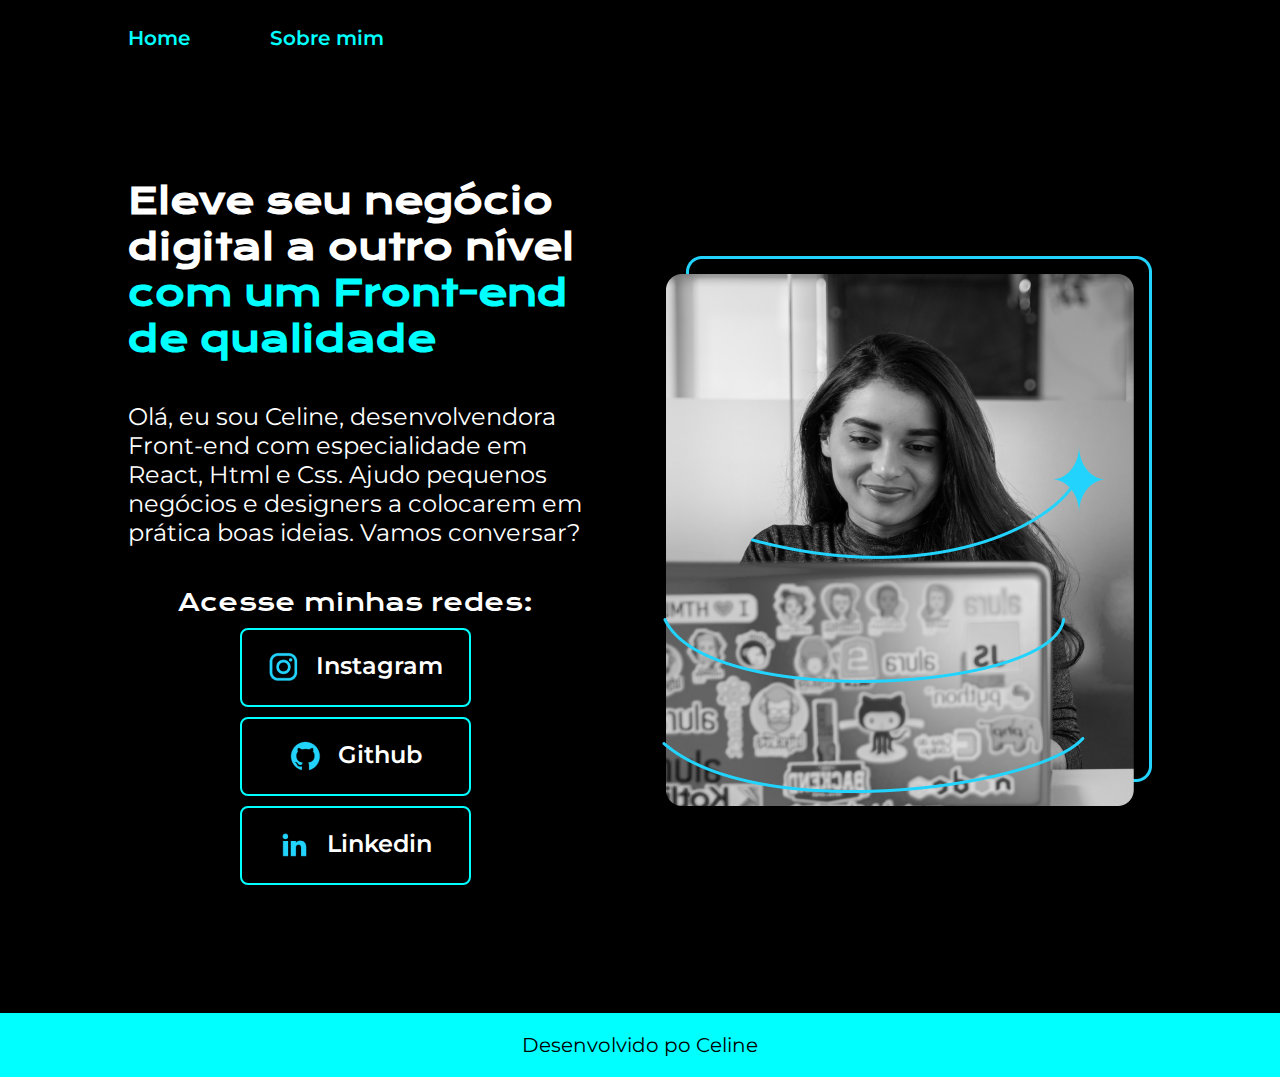
<file: index.html>
<!DOCTYPE html>
<html lang="pt-br">
<head>
    <meta charset="UTF-8">
    <meta name="viewport" content="width=device-width, initial-scale=1.0">
    <link rel="stylesheet" href="style.css">
    <title>Portifólio</title>
</head>
<body>
    <header class="cabecalho" >
        <nav class="cabecalho__menu">
            <a class="cabecalho__menu__link" href="#">Home</a>
            <a class="cabecalho__menu__link" href="sobreMim.html">Sobre mim</a>
        </nav>
    </header>
    <main class="apresentacao">
        <section class="apresentacao__conteudo">
            <h1 class="apresentacao__conteudo__titulo">Eleve seu negócio digital a outro nível <strong class="titulo__destaque">com um Front-end de qualidade</strong></h1>

            <p class="apresentacao__conteudo__texto">Olá, eu sou Celine, desenvolvendora Front-end com especialidade em React, Html e Css.
                Ajudo pequenos negócios e designers a colocarem em prática boas ideias.
                Vamos conversar?
            </p>
        <div class="apresentacao__links">
            <h2 class="apresentacao__links__subtitulo">Acesse minhas redes:</h2>
            <a class="apresentacao__links__link" href="https://instagram.com">
                <img src="assents/instagram.png" alt=""> Instagram</a>
            <a class="apresentacao__links__link" href="https://github.com"> 
                <img src="assents/github.png" alt="logo do github">Github</a>
            <a class="apresentacao__links__link" href="https://linkedin.com"> 
                <img src="assents/linkedin.png" alt="logo do github">Linkedin</a>
       </div>
   
    </section>

        <img class="apresentacao__imagem" src="assents/Imagem.png" alt="Celine sentada em uma mesa trabalhando em um notebook.">
    </main>
    <footer class="rodape">
        <p>Desenvolvido po Celine</p>
    </footer>
</body>
</html>
</file>
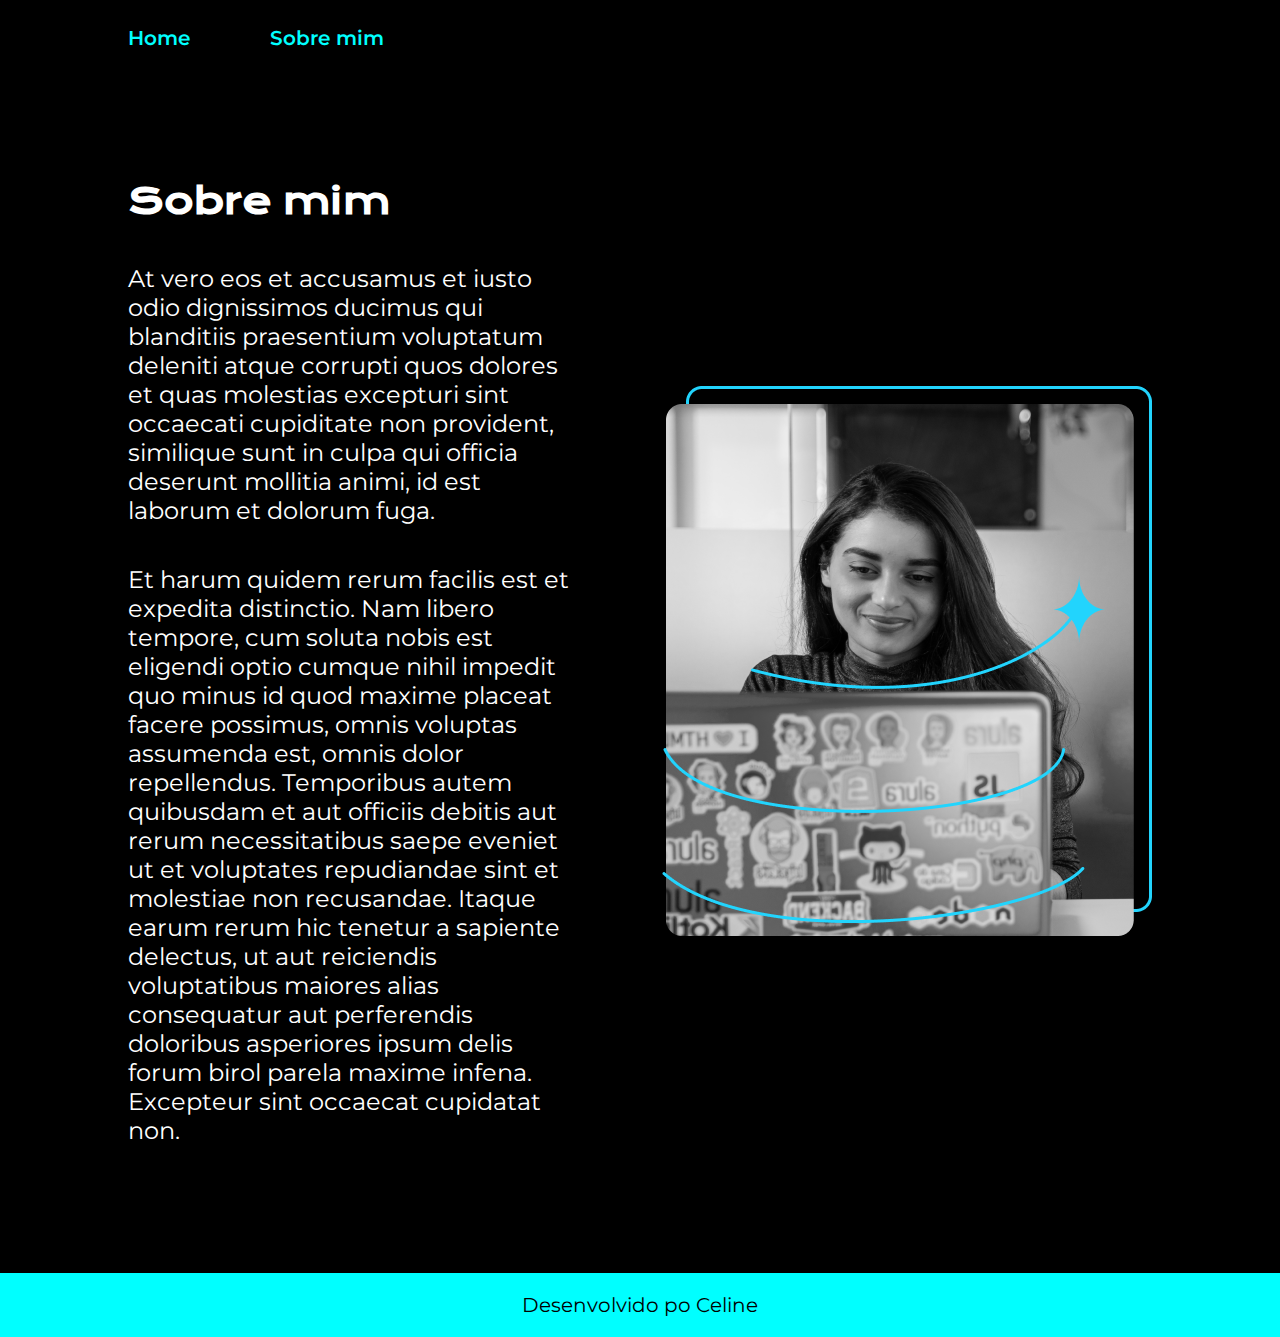
<file: sobreMim.html>
<!DOCTYPE html>
<html lang="pt-br">
<head>
    <meta charset="UTF-8">
    <meta name="viewport" content="width=device-width, initial-scale=1.0">
    <link rel="stylesheet" href="style.css">
    <title>Portifólio</title>
</head>
<body>
    <header class="cabecalho" >
        <nav class="cabecalho__menu">
            <a class="cabecalho__menu__link" href="index.html">Home</a>
            <a class="cabecalho__menu__link" href="#">Sobre mim</a>
        </nav>
    </header>

    <main class="apresentacao">
        <section class="apresentacao__conteudo">
            <h1 class="apresentacao__conteudo__titulo">Sobre mim</h1>
            <p class="apresentacao__conteudo__texto">At vero eos et accusamus et iusto odio dignissimos ducimus qui blanditiis praesentium voluptatum deleniti
                atque corrupti quos dolores et quas molestias excepturi sint occaecati cupiditate non provident,
                similique sunt in culpa qui officia deserunt mollitia animi, id est laborum et dolorum fuga.
            </p>
            <p class="apresentacao__conteudo__texto">
                Et harum quidem rerum facilis est et expedita distinctio. Nam libero tempore, cum soluta nobis est
                eligendi optio cumque nihil impedit quo minus id quod maxime placeat facere possimus, omnis voluptas
                assumenda est, omnis dolor repellendus. Temporibus autem quibusdam et aut officiis debitis aut rerum
                necessitatibus saepe eveniet ut et voluptates repudiandae sint et molestiae non recusandae. Itaque earum
                rerum hic tenetur a sapiente delectus, ut aut reiciendis voluptatibus maiores alias consequatur aut
                perferendis doloribus asperiores ipsum delis forum birol parela maxime infena. Excepteur sint occaecat
                cupidatat non.</p>
        </section>
            <img src="assents/Imagem.png" alt="Celine sentada em uma mesa trabalhando em um notebook.">
    </main>

    <footer class="rodape">
        <p>Desenvolvido po Celine</p>
    </footer>
</body>
</html>
</file>
<file: style.css>
@import url('https://fonts.googleapis.com/css2?family=Krona+One&family=Montserrat:wght@400;600&display=swap');

:root{
    --cor-primaria: black;
    --cor-secundaria: white;
    --cor-terciaria: aqua;
    --cor-hover: rgb(54, 52, 52);

    --fonte-primaria: 'Krona One', sans-serif;
    --fonte-secundaria: 'Montserrat', sans-serif;
}



*{
    margin: 0;
    padding: 0;
}


body{
    /* height: 100vh; */
    box-sizing: border-box;
    background-color:var(--cor-primaria);
    color: var( --cor-secundaria);
}

.cabecalho{
    padding: 2% 0 0 10%;
}
.cabecalho__menu{
    display: flex;
    gap: 80px;

}
.cabecalho__menu__link{
    font-family: var(--fonte-secundaria);
    font-size: 1.25rem;
    font-weight: 600;
    color: var(--cor-terciaria);
    text-decoration: none;
}

.titulo__destaque{
    color: var(--cor-terciaria);
}

.apresentacao{
    margin: 10% ;
    display: flex;
    align-items: center;
    justify-content: space-between;
    gap: 80px;
}

.apresentacao__conteudo{
    width: 50%;
    display: flex;
    flex-direction: column;
    gap: 40px;
}
.apresentacao__conteudo__titulo{
    font-size: 2.25rem;
    font-family: var(--fonte-primaria);
}

.apresentacao__conteudo__texto{
    font-size: 1.5rem;
    font-family: var(--fonte-secundaria);
}
.apresentacao__links{
    display: flex;
    flex-direction: column;
    align-items: center;
    justify-content: space-between;
    gap: 10px;
}

.apresentacao__links__subtitulo{
    font-family: var(--fonte-primaria);
    font-weight: 400;
    font-size: 1.5rem;
}
.apresentacao__links__link{
    /* crtl + k + c para comentar */
    display: flex;
    justify-content: center;
    gap: 16px;
    width: 50%;
    text-align: center;
    border-radius: 8px;
    font-weight: 600;
    font-size: 1.5rem;
    padding: 21.5px 0;
    text-decoration: none;
    color: var( --cor-secundaria);
    font-family: var(--fonte-secundaria);
    border: 2px solid var(--cor-terciaria);
}

.apresentacao__links__link:hover{
    background-color: var(--cor-hover);
}
.apresentacao__imagem{
    width: 50%;
}

.rodape{
    padding: 20px;
    color: var(--cor-primaria);
    background-color: var(--cor-terciaria);
    text-align: center;
    font-family: var(--fonte-secundaria);
    font-size: 1.25rem;
    font-weight: 400;

}

/* Mobile */

@media (max-width: 1102px) {
    body{
        background-color: brown;
    }
    .cabecalho{
        padding: 10%;
        
    }
    .cabecalho__menu{
        justify-content: center;
    }

    .apresentacao{
        /* imagem fica acima */
        flex-direction: column-reverse;
        margin: 5%;
    }
    .apresentacao__conteudo{
        width: auto;
    }
}
</file>
